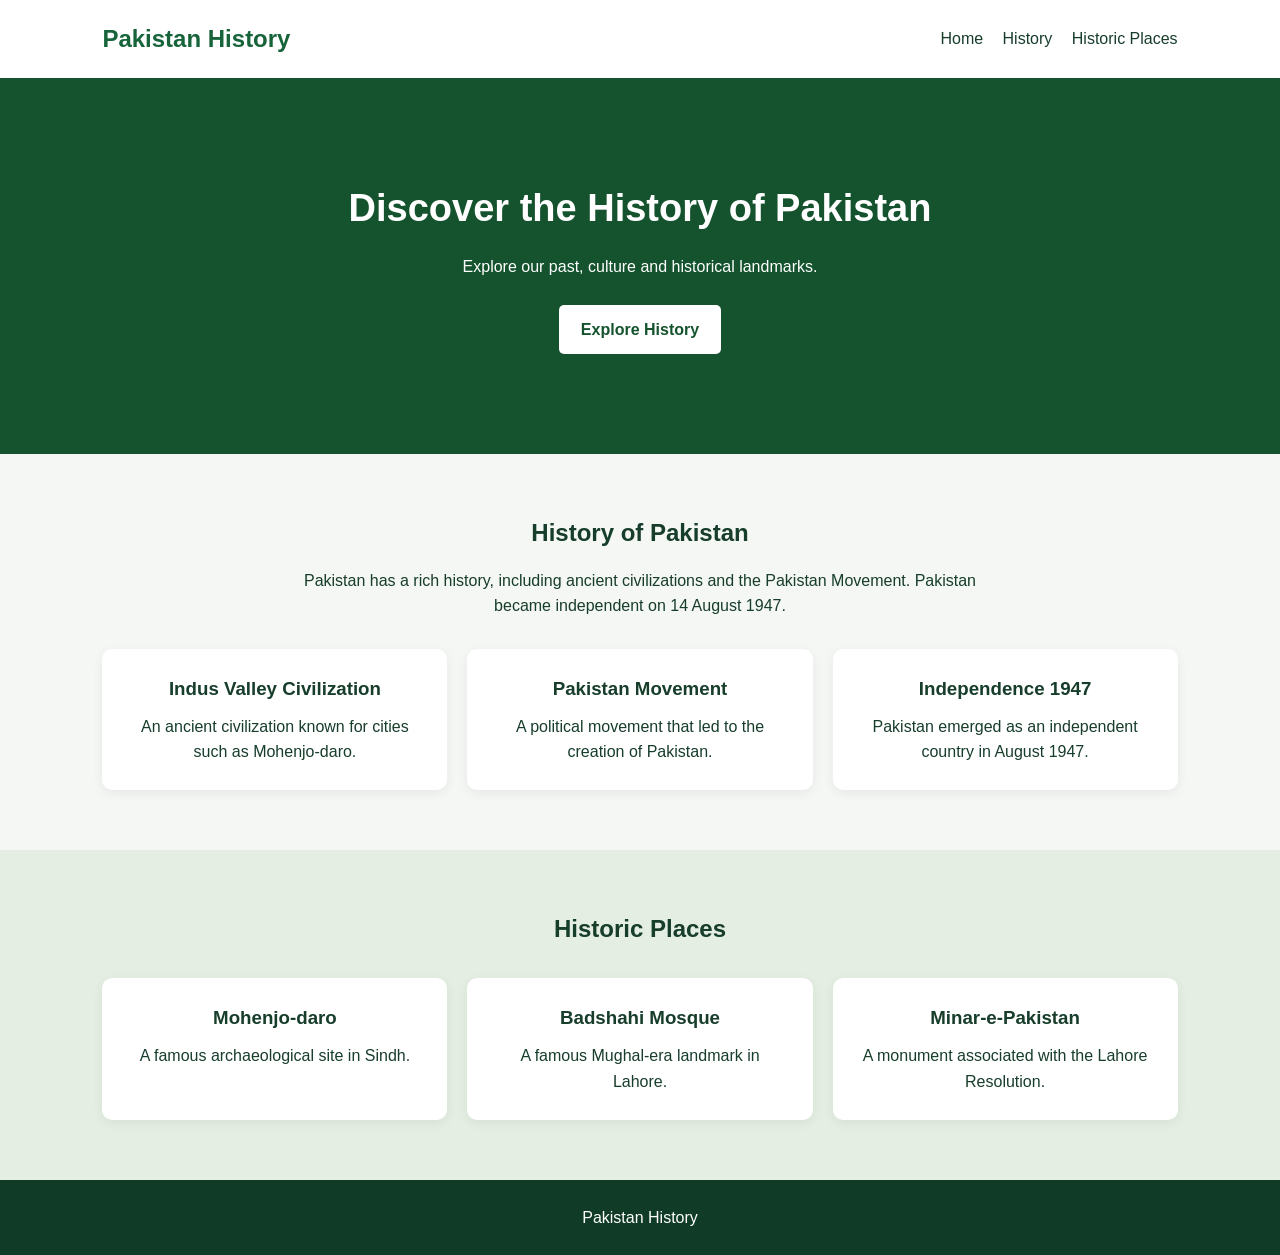
<file: index.html>
<!DOCTYPE html>
<html lang="en">
<head>
    <meta charset="UTF-8">
    <meta name="viewport" content="width=device-width, initial-scale=1.0">
    <title>Pakistan History</title>
    <link rel="stylesheet" href="style.css">
</head>
<body>

<header>
    <h2>Pakistan History</h2>
    <nav>
        <a href="#home">Home</a>
        <a href="#history">History</a>
        <a href="#places">Historic Places</a>
    </nav>
</header>

<section class="hero" id="home">
    <h1>Discover the History of Pakistan</h1>
    <p>Explore our past, culture and historical landmarks.</p>
    <a href="#history" class="btn">Explore History</a>
</section>

<section class="content" id="history">
    <h2>History of Pakistan</h2>
    <p>
        Pakistan has a rich history, including ancient civilizations
        and the Pakistan Movement. Pakistan became independent
        on 14 August 1947.
    </p>

    <div class="cards">
        <div class="card">
            <h3>Indus Valley Civilization</h3>
            <p>An ancient civilization known for cities such as Mohenjo-daro.</p>
        </div>

        <div class="card">
            <h3>Pakistan Movement</h3>
            <p>A political movement that led to the creation of Pakistan.</p>
        </div>

        <div class="card">
            <h3>Independence 1947</h3>
            <p>Pakistan emerged as an independent country in August 1947.</p>
        </div>
    </div>
</section>

<section class="content green" id="places">
    <h2>Historic Places</h2>

    <div class="cards">
        <div class="card">
            <h3>Mohenjo-daro</h3>
            <p>A famous archaeological site in Sindh.</p>
        </div>

        <div class="card">
            <h3>Badshahi Mosque</h3>
            <p>A famous Mughal-era landmark in Lahore.</p>
        </div>

        <div class="card">
            <h3>Minar-e-Pakistan</h3>
            <p>A monument associated with the Lahore Resolution.</p>
        </div>
    </div>
</section>

<footer>
    <p>Pakistan History </p>
</footer>

</body>
</html>
</file>
<file: style.css>
* {
    margin: 0;
    padding: 0;
    box-sizing: border-box;
}

body {
    font-family: Arial, sans-serif;
    background: #f4f7f3;
    color: #173d2b;
    line-height: 1.6;
}

header {
    background: white;
    padding: 20px 8%;
    display: flex;
    justify-content: space-between;
    align-items: center;
    flex-wrap: wrap;
    gap: 15px;
}

header h2 {
    color: #17643b;
}

nav a {
    text-decoration: none;
    color: #173d2b;
    margin-left: 15px;
}

nav a:hover {
    color: #26834c;
}

.hero {
    background: #14532d;
    color: white;
    text-align: center;
    padding: 100px 20px;
}

.hero h1 {
    font-size: 38px;
    margin-bottom: 15px;
}

.hero p {
    margin-bottom: 25px;
}

.btn {
    display: inline-block;
    background: white;
    color: #14532d;
    padding: 12px 22px;
    text-decoration: none;
    border-radius: 5px;
    font-weight: bold;
}

.content {
    padding: 60px 8%;
    text-align: center;
}

.content h2 {
    margin-bottom: 15px;
}

.content > p {
    max-width: 700px;
    margin: 0 auto 25px;
}

.cards {
    display: flex;
    gap: 20px;
    margin-top: 30px;
}

.card {
    background: white;
    padding: 25px;
    border-radius: 10px;
    flex: 1;
    box-shadow: 0 3px 12px #00000010;
}

.card h3 {
    margin-bottom: 10px;
}

.green {
    background: #e4eee3;
}

footer {
    background: #103c27;
    color: white;
    text-align: center;
    padding: 25px;
}

@media (max-width: 700px) {
    header {
        flex-direction: column;
    }

    nav a {
        margin: 0 6px;
        font-size: 14px;
    }

    .hero h1 {
        font-size: 29px;
    }

    .cards {
        flex-direction: column;
    }
}
</file>
